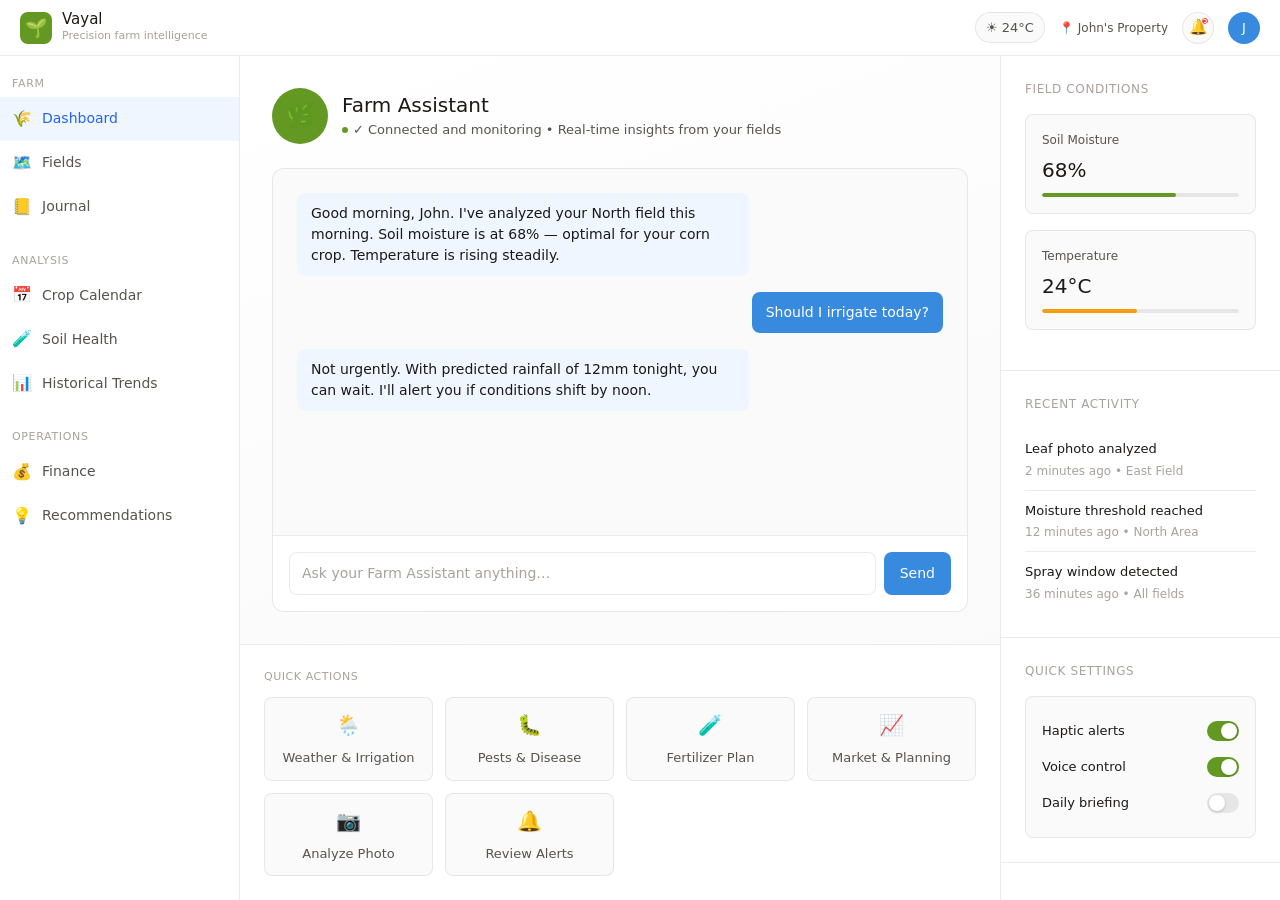
<file: frontend/agri_guide_dashboard.html>
<!DOCTYPE html>
<html lang="en">
<head>
  <meta charset="UTF-8" />
  <meta name="viewport" content="width=device-width, initial-scale=1.0" />
  <title>Vayal | Farm Intelligence Platform</title>
  <style>
    /* ─── Design Tokens ─────────────────────────────────────── */
    :root {
      /* Font */
      --font-sans: -apple-system, BlinkMacSystemFont, 'Segoe UI', system-ui, sans-serif;

      /* Surfaces */
      --surface-0: #f5f5f4;   /* page background */
      --surface-1: #ffffff;   /* card / header */
      --surface-2: #fafafa;   /* elevated panels */

      /* Text */
      --text-primary:   #1c1917;
      --text-secondary: #57534e;
      --text-muted:     #a8a29e;
      --text-accent:    #2563eb;

      /* Borders */
      --border:          rgba(0,0,0,0.08);
      --border-strong:   rgba(0,0,0,0.16);

      /* Fills */
      --fill-accent:  #378add;   /* blue */
      --fill-success: #639922;   /* green */

      /* On‑colors */
      --on-accent:  #ffffff;
      --on-success: #ffffff;

      /* Tints */
      --bg-accent-muted: #eff6ff;   /* light blue */

      /* Geometry */
      --radius: 8px;
      --header-h: 56px;
      --sidebar-w: 240px;
      --right-w: 280px;
    }

    @media (prefers-color-scheme: dark) {
      :root {
        --surface-0: #0c0a09;
        --surface-1: #1c1917;
        --surface-2: #292524;
        --text-primary:   #fafaf9;
        --text-secondary: #a8a29e;
        --text-muted:     #57534e;
        --text-accent:    #60a5fa;
        --border:          rgba(255,255,255,0.08);
        --border-strong:   rgba(255,255,255,0.16);
        --fill-accent:  #3b82f6;
        --fill-success: #7ab93b;
        --bg-accent-muted: #1e3a5f;
      }
    }

    /* ─── Reset ─────────────────────────────────────────────── */
    *, *::before, *::after { box-sizing: border-box; margin:0; padding:0; }
    html, body { height:100%; overflow:hidden; }
    body { font-family: var(--font-sans); font-size:14px; background:var(--surface-0); color:var(--text-primary); line-height:1.5; -webkit-font-smoothing:antialiased; }
    button, input { font:inherit; }
    button { cursor:pointer; border:none; outline:none; }
    input { outline:none; }

    /* ─── Layout Grid ─────────────────────────────────────── */
    .app { display:grid; grid-template-rows: var(--header-h) 1fr; grid-template-columns: var(--sidebar-w) 1fr var(--right-w); grid-template-areas:"header header header" "sidebar main right"; height:100vh; }

    .header { grid-area:header; display:flex; align-items:center; justify-content:space-between; padding:0 1.25rem; background:var(--surface-1); border-bottom:0.5px solid var(--border); position:sticky; top:0; z-index:100; }
    .header-brand { display:flex; align-items:center; gap:10px; }
    .header-logo { width:32px; height:32px; border-radius:var(--radius); background:var(--fill-success); color:var(--on-success); display:grid; place-items:center; font-size:18px; }
    .header-brand-text h1 { font-size:15px; font-weight:500; color:var(--text-primary); line-height:1.2; }
    .header-brand-text span { font-size:11px; color:var(--text-muted); display:block; }
    .header-right { display:flex; align-items:center; gap:14px; }
    .weather-widget { display:flex; align-items:center; gap:5px; font-size:13px; color:var(--text-secondary); padding:5px 10px; background:var(--surface-2); border:0.5px solid var(--border); border-radius:20px; }
    .location-badge { display:flex; align-items:center; gap:5px; font-size:12px; color:var(--text-secondary); }
    .notif-btn { position:relative; width:32px; height:32px; display:grid; place-items:center; background:var(--surface-2); border:0.5px solid var(--border); border-radius:50%; font-size:15px; color:var(--text-secondary); transition:background .15s; }
    .notif-btn:hover { background:var(--surface-0); }
    .notif-dot { position:absolute; top:4px; right:4px; width:8px; height:8px; background:#ef4444; border-radius:50%; border:1.5px solid var(--surface-1); font-size:8px; display:grid; place-items:center; color:white; font-weight:500; }
    .user-avatar { width:32px; height:32px; border-radius:50%; background:var(--fill-accent); color:var(--on-accent); display:grid; place-items:center; font-size:13px; font-weight:500; cursor:pointer; }

    /* ─── Sidebar ─────────────────────────────────────── */
    .sidebar { grid-area:sidebar; background:var(--surface-1); border-right:0.5px solid var(--border); overflow-y:auto; padding:1.25rem 0; }
    .nav-section { margin-bottom:1.5rem; }
    .nav-section-label { font-size:11px; font-weight:500; text-transform:uppercase; letter-spacing:0.06em; color:var(--text-muted); padding:0 12px; margin-bottom:4px; }
    .nav-item { display:flex; align-items:center; gap:10px; padding:10px 12px; font-size:14px; color:var(--text-secondary); cursor:pointer; transition:background .15s, color .15s; border-radius:0; }
    .nav-item:hover { background:var(--surface-2); }
    .nav-item.active { background:var(--bg-accent-muted); color:var(--text-accent); }
    .nav-icon { font-size:16px; width:20px; text-align:center; }

    /* ─── Main / Center Panel ───────────────────────────── */
    .main { grid-area:main; display:flex; flex-direction:column; background:var(--surface-0); overflow:hidden; }
    .chat-section { flex:1; display:flex; flex-direction:column; background:linear-gradient(160deg, var(--surface-1) 0%, var(--surface-2) 100%); padding:2rem; overflow:hidden; }
    .agent-header { display:flex; align-items:center; gap:14px; margin-bottom:1.5rem; }
    .agent-avatar { width:56px; height:56px; border-radius:50%; background:var(--fill-success); color:var(--on-success); display:grid; place-items:center; font-size:24px; flex-shrink:0; }
    .agent-info h2 { font-size:20px; font-weight:500; color:var(--text-primary); line-height:1.2; }
    .agent-status { font-size:13px; color:var(--text-secondary); margin-top:3px; }
    .status-dot-inline { display:inline-block; width:6px; height:6px; background:var(--fill-success); border-radius:50%; margin-right:5px; vertical-align:middle; }
    .chat-container { flex:1; display:flex; flex-direction:column; background:var(--surface-2); border:0.5px solid var(--border); border-radius:12px; overflow:hidden; min-height:0; }
    .chat-messages { flex:1; overflow-y:auto; padding:1.5rem; display:flex; flex-direction:column; gap:1rem; scroll-behavior:smooth; }
    .chat-messages::-webkit-scrollbar { width:4px; }
    .chat-messages::-webkit-scrollbar-track { background:transparent; }
    .chat-messages::-webkit-scrollbar-thumb { background:var(--border-strong); border-radius:2px; }
    .message { max-width:70%; padding:10px 14px; border-radius:var(--radius); font-size:14px; line-height:1.5; animation:slideIn .3s ease both; }
    .message.assistant { background:var(--bg-accent-muted); color:var(--text-primary); align-self:flex-start; }
    .message.user { background:var(--fill-accent); color:var(--on-accent); align-self:flex-end; }
    .chat-input-area { padding:1rem; border-top:0.5px solid var(--border); display:flex; gap:8px; background:var(--surface-1); }
    .chat-input { flex:1; padding:10px 12px; border:0.5px solid var(--border); border-radius:var(--radius); background:var(--surface-1); color:var(--text-primary); font-size:14px; transition:border-color .15s; }
    .chat-input::placeholder { color:var(--text-muted); }
    .chat-input:focus { border-color:var(--border-strong); }
    .send-btn { padding:10px 16px; background:var(--fill-accent); color:var(--on-accent); border-radius:var(--radius); font-size:14px; font-weight:500; transition:opacity .15s; white-space:nowrap; }
    .send-btn:hover { opacity:0.88; }
    .quick-actions { padding:1.5rem; background:var(--surface-1); border-top:0.5px solid var(--border); }
    .quick-actions-label { font-size:11px; font-weight:500; text-transform:uppercase; letter-spacing:0.05em; color:var(--text-muted); margin-bottom:12px; }
    .quick-actions-grid { display:grid; grid-template-columns:repeat(auto-fit, minmax(140px,1fr)); gap:12px; }
    .action-btn { background:var(--surface-2); border:0.5px solid var(--border); border-radius:var(--radius); padding:12px; display:flex; flex-direction:column; align-items:center; gap:8px; cursor:pointer; transition:background .15s, border-color .15s; color:var(--text-secondary); font-size:13px; text-align:center; }
    .action-btn:hover { background:var(--surface-1); border-color:var(--border-strong); }
    .action-icon { font-size:20px; }

    /* ─── Right Panel ───────────────────────────────────── */
    .right-panel { grid-area:right; background:var(--surface-1); border-left:0.5px solid var(--border); overflow-y:auto; }
    .right-panel::-webkit-scrollbar { width:4px; }
    .right-panel::-webkit-scrollbar-track { background:transparent; }
    .right-panel::-webkit-scrollbar-thumb { background:var(--border-strong); border-radius:2px; }
    .panel-section { padding:1.5rem; border-bottom:0.5px solid var(--border); }
    .panel-section-title { font-size:12px; font-weight:500; text-transform:uppercase; letter-spacing:0.05em; color:var(--text-muted); margin-bottom:1rem; }
    .metric-card { background:var(--surface-2); border:0.5px solid var(--border); border-radius:var(--radius); padding:1rem; margin-bottom:1rem; }
    .metric-label { font-size:12px; color:var(--text-secondary); margin-bottom:6px; }
    .metric-value { font-size:20px; font-weight:500; color:var(--text-primary); }
    .metric-bar { height:4px; background:var(--border); border-radius:2px; margin-top:8px; overflow:hidden; }
    .metric-bar-fill { height:100%; border-radius:2px; background:var(--fill-success); transition:width .6s ease; }
    .activity-item { padding:10px 0; border-bottom:0.5px solid var(--border); }
    .activity-item:last-child { border-bottom:none; }
    .activity-label { font-size:13px; font-weight:500; color:var(--text-primary); margin-bottom:3px; }
    .activity-time { font-size:12px; color:var(--text-muted); }
    .settings-card { background:var(--surface-2); border:0.5px solid var(--border); border-radius:var(--radius); padding:1rem; font-size:12px; }
    .toggle-item { display:flex; align-items:center; gap:10px; padding:8px 0; }
    .toggle-label { flex:1; color:var(--text-primary); font-size:13px; }
    .toggle { width:32px; height:20px; background:var(--border); border-radius:10px; position:relative; cursor:pointer; transition:background .15s; flex-shrink:0; }
    .toggle.active { background:var(--fill-success); }
    .toggle::after { content:''; position:absolute; width:16px; height:16px; background:white; border-radius:50%; top:2px; left:2px; transition:left .15s; box-shadow:0 1px 3px rgba(0,0,0,0.2); }
    .toggle.active::after { left:14px; }

    /* ─── Animations ─────────────────────────────────────── */
    @keyframes slideIn { from { opacity:0; transform:translateY(8px); } to { opacity:1; transform:translateY(0); } }
    .typing-indicator { display:flex; gap:4px; align-items:center; padding:10px 14px; background:var(--bg-accent-muted); border-radius:var(--radius); align-self:flex-start; }
    .typing-dot { width:6px; height:6px; background:var(--text-muted); border-radius:50%; animation:typingBounce 1.2s infinite ease-in-out; }
    .typing-dot:nth-child(2) { animation-delay:0.2s; }
    .typing-dot:nth-child(3) { animation-delay:0.4s; }
    @keyframes typingBounce { 0%,60%,100% { transform:translateY(0); } 30% { transform:translateY(-4px); } }
    .notif-panel { position:fixed; top:calc(var(--header-h) + 8px); right:1.25rem; width:300px; background:var(--surface-1); border:0.5px solid var(--border-strong); border-radius:12px; box-shadow:0 4px 24px rgba(0,0,0,0.12); z-index:200; overflow:hidden; display:none; }
    .notif-panel.open { display:block; animation:slideIn .2s ease; }
    .notif-panel-header { display:flex; align-items:center; justify-content:space-between; padding:1rem; border-bottom:0.5px solid var(--border); }
    .notif-panel-header h3 { font-size:14px; font-weight:500; }
    .notif-clear { font-size:12px; color:var(--text-accent); background:none; cursor:pointer; }
    .notif-item { padding:12px 1rem; border-bottom:0.5px solid var(--border); cursor:pointer; transition:background .15s; }
    .notif-item:last-child { border-bottom:none; }
    .notif-item:hover { background:var(--surface-2); }
    .notif-item p { font-size:13px; color:var(--text-primary); margin-bottom:2px; }
    .notif-item span { font-size:12px; color:var(--text-muted); }
  </style>
</head>
<body>
<div class="app">
  <!-- Header -->
  <header class="header">
    <div class="header-brand">
      <div class="header-logo">🌱</div>
      <div class="header-brand-text">
        <h1>Vayal</h1>
        <span>Precision farm intelligence</span>
      </div>
    </div>
    <div class="header-right">
      <div class="weather-widget">☀️ 24°C</div>
      <div class="location-badge">📍 John's Property</div>
      <button class="notif-btn" id="notifBtn" aria-label="Notifications">🔔<span class="notif-dot" id="notifDot">3</span></button>
      <div class="user-avatar" title="John">J</div>
    </div>
  </header>
  <!-- Notification Panel -->
  <div class="notif-panel" id="notifPanel">
    <div class="notif-panel-header">
      <h3>Notifications</h3>
      <button class="notif-clear" id="notifClear">Clear all</button>
    </div>
    <div class="notif-item"><p>🌧 Heavy rain expected tonight</p><span>Delay irrigation — 12mm forecast</span></div>
    <div class="notif-item"><p>📈 Rice price up +3.2%</p><span>Good time to consider selling stock</span></div>
    <div class="notif-item"><p>🌱 Top‑dress nitrogen in 3 days</p><span>Wheat field B needs application</span></div>
  </div>
  <!-- Sidebar -->
  <aside class="sidebar">
    <div class="nav-section">
      <div class="nav-section-label">FARM</div>
      <div class="nav-item active" data-section="dashboard"><span class="nav-icon">🌾</span>Dashboard</div>
      <div class="nav-item" data-section="fields"><span class="nav-icon">🗺️</span>Fields</div>
      <div class="nav-item" data-section="journal"><span class="nav-icon">📒</span>Journal</div>
    </div>
    <div class="nav-section">
      <div class="nav-section-label">ANALYSIS</div>
      <div class="nav-item" data-section="calendar"><span class="nav-icon">📅</span>Crop Calendar</div>
      <div class="nav-item" data-section="soil"><span class="nav-icon">🧪</span>Soil Health</div>
      <div class="nav-item" data-section="trends"><span class="nav-icon">📊</span>Historical Trends</div>
    </div>
    <div class="nav-section">
      <div class="nav-section-label">OPERATIONS</div>
      <div class="nav-item" data-section="finance"><span class="nav-icon">💰</span>Finance</div>
      <div class="nav-item" data-section="recommendations"><span class="nav-icon">💡</span>Recommendations</div>
    </div>
  </aside>
  <!-- Main (Center) -->
  <main class="main">
    <div class="chat-section">
      <div class="agent-header">
        <div class="agent-avatar">🌿</div>
        <div class="agent-info">
          <h2>Farm Assistant</h2>
          <div class="agent-status"><span class="status-dot-inline"></span>✓ Connected and monitoring • Real-time insights from your fields</div>
        </div>
      </div>
      <div class="chat-container">
        <div class="chat-messages" id="chatMessages">
          <div class="message assistant">Good morning, John. I've analyzed your North field this morning. Soil moisture is at 68% — optimal for your corn crop. Temperature is rising steadily.</div>
          <div class="message user">Should I irrigate today?</div>
          <div class="message assistant">Not urgently. With predicted rainfall of 12mm tonight, you can wait. I'll alert you if conditions shift by noon.</div>
        </div>
        <div class="chat-input-area">
          <input class="chat-input" id="chatInput" type="text" placeholder="Ask your Farm Assistant anything…" autocomplete="off" />
          <button class="send-btn" id="sendBtn">Send</button>
        </div>
      </div>
    </div>
    <div class="quick-actions">
      <div class="quick-actions-label">Quick Actions</div>
      <div class="quick-actions-grid">
        <button class="action-btn" data-prompt="What should I know about weather and irrigation today?"><span class="action-icon">🌦️</span><span>Weather &amp; Irrigation</span></button>
        <button class="action-btn" data-prompt="Are there any pests or diseases I should watch for?"><span class="action-icon">🐛</span><span>Pests &amp; Disease</span></button>
        <button class="action-btn" data-prompt="What's my recommended fertilizer plan for this week?"><span class="action-icon">🧪</span><span>Fertilizer Plan</span></button>
        <button class="action-btn" data-prompt="What are today's crop market prices in my region?"><span class="action-icon">📈</span><span>Market &amp; Planning</span></button>
        <button class="action-btn" data-prompt="I want to analyze a photo of my crop for diagnosis."><span class="action-icon">📷</span><span>Analyze Photo</span></button>
        <button class="action-btn" data-prompt="Show me all active alerts for my fields."><span class="action-icon">🔔</span><span>Review Alerts</span></button>
      </div>
    </div>
  </main>
  <!-- Right Panel -->
  <aside class="right-panel">
    <div class="panel-section">
      <div class="panel-section-title">Field Conditions</div>
      <div class="metric-card">
        <div class="metric-label">Soil Moisture</div>
        <div class="metric-value">68%</div>
        <div class="metric-bar"><div class="metric-bar-fill" style="width:68%"></div></div>
      </div>
      <div class="metric-card">
        <div class="metric-label">Temperature</div>
        <div class="metric-value">24°C</div>
        <div class="metric-bar"><div class="metric-bar-fill" style="width:48%; background:#f59e0b;"></div></div>
      </div>
    </div>
    <div class="panel-section">
      <div class="panel-section-title">Recent Activity</div>
      <div class="activity-item"><div class="activity-label">Leaf photo analyzed</div><div class="activity-time">2 minutes ago • East Field</div></div>
      <div class="activity-item"><div class="activity-label">Moisture threshold reached</div><div class="activity-time">12 minutes ago • North Area</div></div>
      <div class="activity-item"><div class="activity-label">Spray window detected</div><div class="activity-time">36 minutes ago • All fields</div></div>
    </div>
    <div class="panel-section">
      <div class="panel-section-title">Quick Settings</div>
      <div class="settings-card">
        <div class="toggle-item"><span class="toggle-label">Haptic alerts</span><div class="toggle active" id="toggle-haptic"></div></div>
        <div class="toggle-item"><span class="toggle-label">Voice control</span><div class="toggle active" id="toggle-voice"></div></div>
        <div class="toggle-item"><span class="toggle-label">Daily briefing</span><div class="toggle" id="toggle-briefing"></div></div>
      </div>
    </div>
  </aside>
</div>
<script>
  // ------- Mock AI response logic -------
  const responses = {
    weather: "Current forecast shows clear skies until 6 PM, then 12 mm rainfall overnight. Ideal for spraying this afternoon.",
    irrig:   "Soil moisture is 68 % — optimal for corn. With tonight's 12 mm rain you can wait; I’ll alert you if conditions change.",
    pest:    "Pest pressure low overall, but aphids are rising in the East Field. Recommend scouting before Thursday.",
    fertil:  "North Field needs a top‑dress of 30 kg/ha urea within 5 days. South Field is adequate until harvest.",
    market:  "Rice ₹2,340/quintal (↑3.2 %), Wheat ₹2,105/quintal (stable), Corn ₹1,870/quintal (↓0.8 %).",
    photo:   "Upload a crop image and I’ll diagnose any nutrient deficiencies or disease signs.",
    alert:   "3 active alerts: (1) Rain tonight – delay irrigation. (2) Aphid watch – East Field. (3) Nitrogen due in 3 days – Wheat B.",
    default: "I’m analyzing your farm data. Could you give me a bit more detail?"
  };
  function getResponse(text){
    const t=text.toLowerCase();
    if(t.includes('weather')||t.includes('rain')||t.includes('forecast'))return responses.weather;
    if(t.includes('irrig'))return responses.irrig;
    if(t.includes('pest')||t.includes('disease')||t.includes('aphid'))return responses.pest;
    if(t.includes('fertil')||t.includes('nitrogen')||t.includes('nutrient'))return responses.fertil;
    if(t.includes('market')||t.includes('price')||t.includes('sell'))return responses.market;
    if(t.includes('photo')||t.includes('image')||t.includes('analyze'))return responses.photo;
    if(t.includes('alert')||t.includes('notif'))return responses.alert;
    return responses.default;
  }
  const chatMessages=document.getElementById('chatMessages');
  const chatInput=document.getElementById('chatInput');
  const sendBtn=document.getElementById('sendBtn');
  function createMsg(txt,role){const d=document.createElement('div');d.className='message '+role;d.textContent=txt;return d;}
  function addTyping(){const d=document.createElement('div');d.className='typing-indicator';d.id='typing';for(let i=0;i<3;i++){const s=document.createElement('span');s.className='typing-dot';d.appendChild(s);}chatMessages.appendChild(d);chatMessages.scrollTop=chatMessages.scrollHeight;return d;}
  function sendMessage(){const txt=chatInput.value.trim();if(!txt)return;chatMessages.appendChild(createMsg(txt,'user'));chatInput.value='';chatMessages.scrollTop=chatMessages.scrollHeight;const typing=addTyping();setTimeout(()=>{typing.remove();chatMessages.appendChild(createMsg(getResponse(txt),'assistant'));chatMessages.scrollTop=chatMessages.scrollHeight;},600);}
  sendBtn.addEventListener('click',sendMessage);
  chatInput.addEventListener('keydown',e=>{if(e.key==='Enter'&&!e.shiftKey){e.preventDefault();sendMessage();}});
  // Quick actions
  document.querySelectorAll('.action-btn').forEach(b=>{b.addEventListener('click',()=>{chatInput.value=b.dataset.prompt;chatInput.focus();sendMessage();});});
  // Navigation
  document.querySelectorAll('.nav-item').forEach(i=>{i.addEventListener('click',()=>{document.querySelectorAll('.nav-item').forEach(j=>j.classList.remove('active'));i.classList.add('active');});});
  // Toggles
  document.querySelectorAll('.toggle').forEach(t=>{t.addEventListener('click',()=>t.classList.toggle('active'));});
  // Notifications
  const notifBtn=document.getElementById('notifBtn');
  const notifPanel=document.getElementById('notifPanel');
  const notifDot=document.getElementById('notifDot');
  const notifClear=document.getElementById('notifClear');
  notifBtn.addEventListener('click',e=>{e.stopPropagation();notifPanel.classList.toggle('open');});
  notifClear.addEventListener('click',()=>{notifPanel.querySelectorAll('.notif-item').forEach(i=>i.remove());notifDot.style.display='none';notifPanel.classList.remove('open');});
  document.addEventListener('click',e=>{if(!notifPanel.contains(e.target)&&e.target!==notifBtn){notifPanel.classList.remove('open');}});
</script>
</body>
</html>
</file>
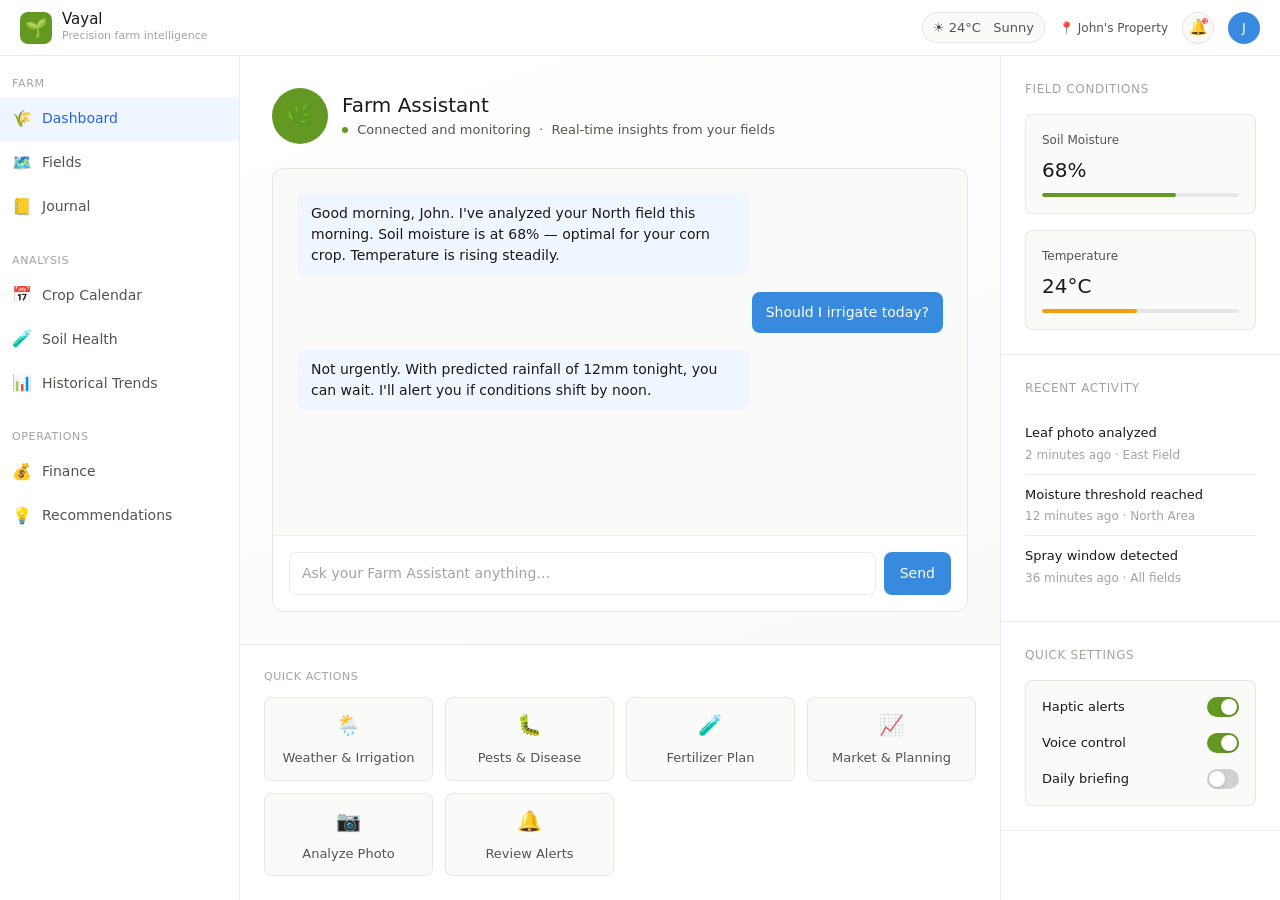
<file: frontend/agriguide.html>
<!DOCTYPE html>
<html lang="en">
<head>
  <meta charset="UTF-8" />
  <meta name="viewport" content="width=device-width, initial-scale=1.0" />
  <title>Vayal | Farm Intelligence Platform</title>
  <style>
    /* ─── Design Tokens ───────────────────────────────────────────── */
    :root {
      --font-sans: -apple-system, BlinkMacSystemFont, 'Segoe UI', system-ui, sans-serif;

      /* Surfaces */
      --surface-0: #f5f5f4;
      --surface-1: #ffffff;
      --surface-2: #fafaf9;

      /* Text */
      --text-primary:   #1c1917;
      --text-secondary: #57534e;
      --text-muted:     #a8a29e;
      --text-accent:    #2563eb;

      /* Borders */
      --border:         rgba(0,0,0,0.08);
      --border-strong:  rgba(0,0,0,0.16);
      --border-stronger:rgba(0,0,0,0.24);

      /* Fills */
      --fill-accent:   #378ADD;
      --fill-success:  #639922;

      /* On-colors */
      --on-accent:  #ffffff;
      --on-success: #ffffff;

      /* Tints */
      --bg-accent-muted: #eff6ff;

      /* Misc */
      --radius: 8px;
      --header-h: 56px;
      --sidebar-w: 240px;
      --right-w: 280px;
    }

    @media (prefers-color-scheme: dark) {
      :root {
        --surface-0: #0c0a09;
        --surface-1: #1c1917;
        --surface-2: #292524;

        --text-primary:   #fafaf9;
        --text-secondary: #a8a29e;
        --text-muted:     #57534e;
        --text-accent:    #60a5fa;

        --border:         rgba(255,255,255,0.08);
        --border-strong:  rgba(255,255,255,0.16);
        --border-stronger:rgba(255,255,255,0.24);

        --fill-accent:   #3b82f6;
        --fill-success:  #7ab93b;

        --bg-accent-muted: #1e3a5f;
      }
    }

    /* ─── Reset ───────────────────────────────────────────────────── */
    *, *::before, *::after { box-sizing: border-box; margin: 0; padding: 0; }
    html, body { height: 100%; overflow: hidden; }
    body {
      font-family: var(--font-sans);
      font-size: 14px;
      color: var(--text-primary);
      background: var(--surface-0);
      line-height: 1.5;
      -webkit-font-smoothing: antialiased;
    }

    button { cursor: pointer; border: none; outline: none; font: inherit; }
    input  { outline: none; font: inherit; }

    /* ─── App Shell ───────────────────────────────────────────────── */
    .app {
      display: grid;
      grid-template-rows: var(--header-h) 1fr;
      grid-template-columns: var(--sidebar-w) 1fr var(--right-w);
      grid-template-areas:
        "header header header"
        "sidebar main right";
      height: 100vh;
    }

    /* ─── Header ──────────────────────────────────────────────────── */
    .header {
      grid-area: header;
      display: flex;
      align-items: center;
      justify-content: space-between;
      padding: 0 1.25rem;
      background: var(--surface-1);
      border-bottom: 0.5px solid var(--border);
      position: sticky;
      top: 0;
      z-index: 100;
    }

    .header-brand {
      display: flex;
      align-items: center;
      gap: 10px;
    }

    .header-logo {
      width: 32px;
      height: 32px;
      border-radius: var(--radius);
      background: var(--fill-success);
      color: var(--on-success);
      display: grid;
      place-items: center;
      font-size: 18px;
    }

    .header-brand-text h1 {
      font-size: 15px;
      font-weight: 500;
      color: var(--text-primary);
      line-height: 1.2;
    }

    .header-brand-text span {
      font-size: 11px;
      color: var(--text-muted);
      display: block;
    }

    .header-right {
      display: flex;
      align-items: center;
      gap: 14px;
    }

    .weather-widget {
      display: flex;
      align-items: center;
      gap: 5px;
      font-size: 13px;
      color: var(--text-secondary);
      padding: 5px 10px;
      background: var(--surface-2);
      border: 0.5px solid var(--border);
      border-radius: 20px;
    }

    .location-badge {
      display: flex;
      align-items: center;
      gap: 5px;
      font-size: 12px;
      color: var(--text-secondary);
    }

    .notif-btn {
      position: relative;
      width: 32px;
      height: 32px;
      display: grid;
      place-items: center;
      background: var(--surface-2);
      border: 0.5px solid var(--border);
      border-radius: 50%;
      font-size: 15px;
      color: var(--text-secondary);
      transition: background 0.15s;
    }

    .notif-btn:hover { background: var(--surface-0); }

    .notif-dot {
      position: absolute;
      top: 4px;
      right: 4px;
      width: 8px;
      height: 8px;
      background: #ef4444;
      border-radius: 50%;
      border: 1.5px solid var(--surface-1);
      font-size: 8px;
      display: grid;
      place-items: center;
      color: white;
      font-weight: 500;
    }

    .user-avatar {
      width: 32px;
      height: 32px;
      border-radius: 50%;
      background: var(--fill-accent);
      color: var(--on-accent);
      display: grid;
      place-items: center;
      font-size: 13px;
      font-weight: 500;
      cursor: pointer;
    }

    /* ─── Sidebar ──────────────────────────────────────────────────── */
    .sidebar {
      grid-area: sidebar;
      background: var(--surface-1);
      border-right: 0.5px solid var(--border);
      overflow-y: auto;
      padding: 1.25rem 0;
    }

    .nav-section {
      margin-bottom: 1.5rem;
    }

    .nav-section-label {
      font-size: 11px;
      font-weight: 500;
      text-transform: uppercase;
      letter-spacing: 0.06em;
      color: var(--text-muted);
      padding: 0 12px;
      margin-bottom: 4px;
    }

    .nav-item {
      display: flex;
      align-items: center;
      gap: 10px;
      padding: 10px 12px;
      font-size: 14px;
      color: var(--text-secondary);
      cursor: pointer;
      transition: background 0.15s, color 0.15s;
      border-radius: 0;
      user-select: none;
    }

    .nav-item:hover {
      background: var(--surface-2);
    }

    .nav-item.active {
      background: var(--bg-accent-muted);
      color: var(--text-accent);
    }

    .nav-icon {
      font-size: 16px;
      width: 20px;
      text-align: center;
    }

    /* ─── Main / Center Panel ─────────────────────────────────────── */
    .main {
      grid-area: main;
      display: flex;
      flex-direction: column;
      background: var(--surface-0);
      overflow: hidden;
    }

    /* Chat section */
    .chat-section {
      flex: 1;
      display: flex;
      flex-direction: column;
      background: linear-gradient(160deg, var(--surface-1) 0%, var(--surface-2) 100%);
      padding: 2rem;
      overflow: hidden;
    }

    .agent-header {
      display: flex;
      align-items: center;
      gap: 14px;
      margin-bottom: 1.5rem;
    }

    .agent-avatar {
      width: 56px;
      height: 56px;
      border-radius: 50%;
      background: var(--fill-success);
      color: var(--on-success);
      display: grid;
      place-items: center;
      font-size: 24px;
      flex-shrink: 0;
    }

    .agent-info h2 {
      font-size: 20px;
      font-weight: 500;
      color: var(--text-primary);
      line-height: 1.2;
    }

    .agent-status {
      font-size: 13px;
      color: var(--text-secondary);
      margin-top: 3px;
    }

    .status-dot-inline {
      display: inline-block;
      width: 6px;
      height: 6px;
      background: var(--fill-success);
      border-radius: 50%;
      margin-right: 5px;
      vertical-align: middle;
    }

    /* Chat container */
    .chat-container {
      flex: 1;
      display: flex;
      flex-direction: column;
      background: var(--surface-2);
      border: 0.5px solid var(--border);
      border-radius: 12px;
      overflow: hidden;
      min-height: 0;
    }

    .chat-messages {
      flex: 1;
      overflow-y: auto;
      padding: 1.5rem;
      display: flex;
      flex-direction: column;
      gap: 1rem;
      scroll-behavior: smooth;
    }

    .chat-messages::-webkit-scrollbar { width: 4px; }
    .chat-messages::-webkit-scrollbar-track { background: transparent; }
    .chat-messages::-webkit-scrollbar-thumb { background: var(--border-strong); border-radius: 2px; }

    .message {
      max-width: 70%;
      padding: 10px 14px;
      border-radius: var(--radius);
      font-size: 14px;
      line-height: 1.5;
    }

    .message.assistant {
      background: var(--bg-accent-muted);
      color: var(--text-primary);
      align-self: flex-start;
    }

    .message.user {
      background: var(--fill-accent);
      color: var(--on-accent);
      align-self: flex-end;
    }

    /* Chat input area */
    .chat-input-area {
      padding: 1rem;
      border-top: 0.5px solid var(--border);
      display: flex;
      gap: 8px;
      background: var(--surface-1);
    }

    .chat-input {
      flex: 1;
      padding: 10px 12px;
      border: 0.5px solid var(--border);
      border-radius: var(--radius);
      background: var(--surface-1);
      color: var(--text-primary);
      font-size: 14px;
      transition: border-color 0.15s;
    }

    .chat-input::placeholder { color: var(--text-muted); }
    .chat-input:focus { border-color: var(--border-strong); }

    .send-btn {
      padding: 10px 16px;
      background: var(--fill-accent);
      color: var(--on-accent);
      border-radius: var(--radius);
      font-size: 14px;
      font-weight: 500;
      transition: opacity 0.15s;
      white-space: nowrap;
    }

    .send-btn:hover { opacity: 0.88; }

    /* Quick actions */
    .quick-actions {
      padding: 1.5rem;
      background: var(--surface-1);
      border-top: 0.5px solid var(--border);
    }

    .quick-actions-label {
      font-size: 11px;
      font-weight: 500;
      text-transform: uppercase;
      letter-spacing: 0.05em;
      color: var(--text-muted);
      margin-bottom: 12px;
    }

    .quick-actions-grid {
      display: grid;
      grid-template-columns: repeat(auto-fit, minmax(140px, 1fr));
      gap: 12px;
    }

    .action-btn {
      background: var(--surface-2);
      border: 0.5px solid var(--border);
      border-radius: var(--radius);
      padding: 12px;
      display: flex;
      flex-direction: column;
      align-items: center;
      gap: 8px;
      cursor: pointer;
      transition: background 0.15s, border-color 0.15s;
      color: var(--text-secondary);
      font-size: 13px;
      font-weight: 400;
      text-align: center;
    }

    .action-btn:hover {
      background: var(--surface-0);
      border-color: var(--border-strong);
    }

    .action-icon { font-size: 20px; }

    /* ─── Right Panel ──────────────────────────────────────────────── */
    .right-panel {
      grid-area: right;
      background: var(--surface-1);
      border-left: 0.5px solid var(--border);
      overflow-y: auto;
    }

    .right-panel::-webkit-scrollbar { width: 4px; }
    .right-panel::-webkit-scrollbar-track { background: transparent; }
    .right-panel::-webkit-scrollbar-thumb { background: var(--border-strong); border-radius: 2px; }

    .panel-section {
      padding: 1.5rem;
      border-bottom: 0.5px solid var(--border);
    }

    .panel-section-title {
      font-size: 12px;
      font-weight: 500;
      text-transform: uppercase;
      letter-spacing: 0.05em;
      color: var(--text-muted);
      margin-bottom: 1rem;
    }

    /* Metric cards */
    .metric-card {
      background: var(--surface-2);
      border: 0.5px solid var(--border);
      border-radius: var(--radius);
      padding: 1rem;
      margin-bottom: 1rem;
    }

    .metric-card:last-child { margin-bottom: 0; }

    .metric-label {
      font-size: 12px;
      color: var(--text-secondary);
      margin-bottom: 6px;
    }

    .metric-value {
      font-size: 20px;
      font-weight: 500;
      color: var(--text-primary);
    }

    .metric-bar {
      height: 4px;
      background: var(--border);
      border-radius: 2px;
      margin-top: 8px;
      overflow: hidden;
    }

    .metric-bar-fill {
      height: 100%;
      border-radius: 2px;
      background: var(--fill-success);
      transition: width 0.6s ease;
    }

    /* Activity items */
    .activity-item {
      padding: 10px 0;
      border-bottom: 0.5px solid var(--border);
    }

    .activity-item:last-child { border-bottom: none; }

    .activity-label {
      font-size: 13px;
      font-weight: 500;
      color: var(--text-primary);
      margin-bottom: 3px;
    }

    .activity-time {
      font-size: 12px;
      color: var(--text-muted);
    }

    /* Toggles */
    .settings-card {
      background: var(--surface-2);
      border: 0.5px solid var(--border);
      border-radius: var(--radius);
      padding: 1rem;
      font-size: 12px;
    }

    .toggle-item {
      display: flex;
      align-items: center;
      gap: 10px;
      padding: 8px 0;
    }

    .toggle-item:first-child { padding-top: 0; }
    .toggle-item:last-child  { padding-bottom: 0; }

    .toggle-label {
      flex: 1;
      color: var(--text-primary);
      font-size: 13px;
    }

    .toggle {
      width: 32px;
      height: 20px;
      background: var(--border-strong);
      border-radius: 10px;
      position: relative;
      cursor: pointer;
      transition: background 0.15s;
      flex-shrink: 0;
    }

    .toggle.active { background: var(--fill-success); }

    .toggle::after {
      content: '';
      position: absolute;
      width: 16px;
      height: 16px;
      background: white;
      border-radius: 50%;
      top: 2px;
      left: 2px;
      transition: left 0.15s;
      box-shadow: 0 1px 3px rgba(0,0,0,0.2);
    }

    .toggle.active::after { left: 14px; }

    /* ─── Message Animation ────────────────────────────────────────── */
    @keyframes slideIn {
      from { opacity: 0; transform: translateY(8px); }
      to   { opacity: 1; transform: translateY(0); }
    }

    .message { animation: slideIn 0.3s ease both; }

    /* ─── Typing Indicator ─────────────────────────────────────────── */
    .typing-indicator {
      display: flex;
      gap: 4px;
      align-items: center;
      padding: 10px 14px;
      background: var(--bg-accent-muted);
      border-radius: var(--radius);
      align-self: flex-start;
    }

    .typing-dot {
      width: 6px;
      height: 6px;
      background: var(--text-muted);
      border-radius: 50%;
      animation: typingBounce 1.2s infinite ease-in-out;
    }

    .typing-dot:nth-child(2) { animation-delay: 0.2s; }
    .typing-dot:nth-child(3) { animation-delay: 0.4s; }

    @keyframes typingBounce {
      0%, 60%, 100% { transform: translateY(0); }
      30% { transform: translateY(-4px); }
    }

    /* ─── Notification Panel ───────────────────────────────────────── */
    .notif-panel {
      position: fixed;
      top: calc(var(--header-h) + 8px);
      right: 1.25rem;
      width: 300px;
      background: var(--surface-1);
      border: 0.5px solid var(--border-strong);
      border-radius: 12px;
      box-shadow: 0 4px 24px rgba(0,0,0,0.12);
      z-index: 200;
      overflow: hidden;
      display: none;
    }

    .notif-panel.open { display: block; animation: slideIn 0.2s ease; }

    .notif-panel-header {
      display: flex;
      align-items: center;
      justify-content: space-between;
      padding: 1rem;
      border-bottom: 0.5px solid var(--border);
    }

    .notif-panel-header h3 { font-size: 14px; font-weight: 500; }

    .notif-clear {
      font-size: 12px;
      color: var(--text-accent);
      background: none;
      cursor: pointer;
    }

    .notif-item {
      padding: 12px 1rem;
      border-bottom: 0.5px solid var(--border);
      cursor: pointer;
      transition: background 0.15s;
    }

    .notif-item:last-child { border-bottom: none; }
    .notif-item:hover { background: var(--surface-2); }

    .notif-item p { font-size: 13px; color: var(--text-primary); margin-bottom: 2px; }
    .notif-item span { font-size: 12px; color: var(--text-muted); }
  </style>
</head>
<body>

<div class="app">

  <!-- ─── Header ────────────────────────────────────────────────── -->
  <header class="header">
    <div class="header-brand">
      <div class="header-logo">🌱</div>
      <div class="header-brand-text">
        <h1>Vayal</h1>
        <span>Precision farm intelligence</span>
      </div>
    </div>

    <div class="header-right">
      <div class="weather-widget">☀️ 24°C &nbsp; Sunny</div>
      <div class="location-badge">📍 John's Property</div>

      <button class="notif-btn" id="notifBtn" aria-label="Notifications">
        🔔
        <span class="notif-dot" id="notifDot">3</span>
      </button>

      <div class="user-avatar" title="John">J</div>
    </div>
  </header>

  <!-- Notification Panel -->
  <div class="notif-panel" id="notifPanel">
    <div class="notif-panel-header">
      <h3>Notifications</h3>
      <button class="notif-clear" id="notifClear">Clear all</button>
    </div>
    <div class="notif-item">
      <p>🌧 Heavy rain expected tonight</p>
      <span>Delay irrigation — 12mm forecast</span>
    </div>
    <div class="notif-item">
      <p>📈 Rice price up +3.2%</p>
      <span>Good time to consider selling stock</span>
    </div>
    <div class="notif-item">
      <p>🌱 Top-dress nitrogen in 3 days</p>
      <span>Wheat field B needs application</span>
    </div>
  </div>

  <!-- ─── Left Sidebar ──────────────────────────────────────────── -->
  <aside class="sidebar">

    <div class="nav-section">
      <div class="nav-section-label">Farm</div>
      <div class="nav-item active" data-section="dashboard">
        <span class="nav-icon">🌾</span> Dashboard
      </div>
      <div class="nav-item" data-section="fields">
        <span class="nav-icon">🗺️</span> Fields
      </div>
      <div class="nav-item" data-section="journal">
        <span class="nav-icon">📒</span> Journal
      </div>
    </div>

    <div class="nav-section">
      <div class="nav-section-label">Analysis</div>
      <div class="nav-item" data-section="calendar">
        <span class="nav-icon">📅</span> Crop Calendar
      </div>
      <div class="nav-item" data-section="soil">
        <span class="nav-icon">🧪</span> Soil Health
      </div>
      <div class="nav-item" data-section="trends">
        <span class="nav-icon">📊</span> Historical Trends
      </div>
    </div>

    <div class="nav-section">
      <div class="nav-section-label">Operations</div>
      <div class="nav-item" data-section="finance">
        <span class="nav-icon">💰</span> Finance
      </div>
      <div class="nav-item" data-section="recommendations">
        <span class="nav-icon">💡</span> Recommendations
      </div>
    </div>

  </aside>

  <!-- ─── Center Panel ──────────────────────────────────────────── -->
  <main class="main">

    <!-- Chat Section -->
    <div class="chat-section">

      <!-- Agent Header -->
      <div class="agent-header">
        <div class="agent-avatar">🌿</div>
        <div class="agent-info">
          <h2>Farm Assistant</h2>
          <div class="agent-status">
            <span class="status-dot-inline"></span>
            Connected and monitoring &nbsp;·&nbsp; Real-time insights from your fields
          </div>
        </div>
      </div>

      <!-- Chat Container -->
      <div class="chat-container">

        <div class="chat-messages" id="chatMessages">

          <div class="message assistant">
            Good morning, John. I've analyzed your North field this morning. Soil moisture is at 68% — optimal for your corn crop. Temperature is rising steadily.
          </div>

          <div class="message user">
            Should I irrigate today?
          </div>

          <div class="message assistant">
            Not urgently. With predicted rainfall of 12mm tonight, you can wait. I'll alert you if conditions shift by noon.
          </div>

        </div>

        <div class="chat-input-area">
          <input
            class="chat-input"
            id="chatInput"
            type="text"
            placeholder="Ask your Farm Assistant anything…"
            autocomplete="off"
          />
          <button class="send-btn" id="sendBtn">Send</button>
        </div>

      </div>
    </div>

    <!-- Quick Actions -->
    <div class="quick-actions">
      <div class="quick-actions-label">Quick Actions</div>
      <div class="quick-actions-grid">
        <button class="action-btn" data-prompt="What should I know about weather and irrigation today?">
          <span class="action-icon">🌦️</span>
          <span>Weather &amp; Irrigation</span>
        </button>
        <button class="action-btn" data-prompt="Are there any pests or diseases I should watch for?">
          <span class="action-icon">🐛</span>
          <span>Pests &amp; Disease</span>
        </button>
        <button class="action-btn" data-prompt="What's my recommended fertilizer plan for this week?">
          <span class="action-icon">🧪</span>
          <span>Fertilizer Plan</span>
        </button>
        <button class="action-btn" data-prompt="What are today's crop market prices in my region?">
          <span class="action-icon">📈</span>
          <span>Market &amp; Planning</span>
        </button>
        <button class="action-btn" data-prompt="I want to analyze a photo of my crop for diagnosis.">
          <span class="action-icon">📷</span>
          <span>Analyze Photo</span>
        </button>
        <button class="action-btn" data-prompt="Show me all active alerts for my fields.">
          <span class="action-icon">🔔</span>
          <span>Review Alerts</span>
        </button>
      </div>
    </div>

  </main>

  <!-- ─── Right Panel ───────────────────────────────────────────── -->
  <aside class="right-panel">

    <!-- Field Conditions -->
    <div class="panel-section">
      <div class="panel-section-title">Field Conditions</div>

      <div class="metric-card">
        <div class="metric-label">Soil Moisture</div>
        <div class="metric-value">68%</div>
        <div class="metric-bar">
          <div class="metric-bar-fill" style="width: 68%"></div>
        </div>
      </div>

      <div class="metric-card">
        <div class="metric-label">Temperature</div>
        <div class="metric-value">24°C</div>
        <div class="metric-bar">
          <div class="metric-bar-fill" style="width: 48%; background: #f59e0b;"></div>
        </div>
      </div>
    </div>

    <!-- Recent Activity -->
    <div class="panel-section">
      <div class="panel-section-title">Recent Activity</div>

      <div class="activity-item">
        <div class="activity-label">Leaf photo analyzed</div>
        <div class="activity-time">2 minutes ago · East Field</div>
      </div>
      <div class="activity-item">
        <div class="activity-label">Moisture threshold reached</div>
        <div class="activity-time">12 minutes ago · North Area</div>
      </div>
      <div class="activity-item">
        <div class="activity-label">Spray window detected</div>
        <div class="activity-time">36 minutes ago · All fields</div>
      </div>
    </div>

    <!-- Quick Settings -->
    <div class="panel-section">
      <div class="panel-section-title">Quick Settings</div>

      <div class="settings-card">
        <div class="toggle-item">
          <span class="toggle-label">Haptic alerts</span>
          <div class="toggle active" id="toggle-haptic"></div>
        </div>
        <div class="toggle-item">
          <span class="toggle-label">Voice control</span>
          <div class="toggle active" id="toggle-voice"></div>
        </div>
        <div class="toggle-item">
          <span class="toggle-label">Daily briefing</span>
          <div class="toggle" id="toggle-briefing"></div>
        </div>
      </div>
    </div>

  </aside>

</div>

<script>
  /* ─── Smart AI Responses ────────────────────────────────────────── */
  const responses = {
    weather:     "Current forecast shows clear skies until 6 PM, then 12mm rainfall overnight. Wind speed is 14 km/h from the north-west. Ideal conditions for spraying this afternoon.",
    irrigat:     "Your soil moisture is at 68% — within the optimal 60–80% range for corn. With tonight's rainfall expected at 12mm, irrigation can wait until tomorrow morning.",
    pest:        "Pest pressure is currently low across all fields. However, aphid activity has increased in the East Field. I recommend a scouting check before Thursday.",
    fertiliz:    "Based on your soil test from last week, North Field needs a top-dress of 30 kg/ha urea within the next 5 days. South Field is fully adequate until harvest.",
    market:      "Today's prices: Rice ₹2,340/quintal (↑3.2%), Wheat ₹2,105/quintal (stable), Corn ₹1,870/quintal (↓0.8%). Rice prices favor selling this week.",
    photo:       "I'm ready to analyze your crop photo. Please upload an image and I'll diagnose any visible nutrient deficiencies, pest damage, or disease signs.",
    alert:       "You have 3 active alerts: (1) Rain forecast tonight — delay irrigation. (2) Aphid watch on East Field. (3) Nitrogen application due in 3 days on Wheat B.",
    soil:        "North Field soil health: pH 6.4 (optimal), organic matter 3.1% (good), nitrogen 42 kg/ha (adequate). No corrective action needed this season.",
    harvest:     "Based on crop age and weather patterns, your North corn field is 18–22 days from optimal harvest. I'll send a harvest readiness alert as you get closer.",
    default:     "I'm analyzing your farm data right now. Could you give me a bit more detail so I can provide the most accurate recommendation for your fields?"
  };

  function getResponse(text) {
    const t = text.toLowerCase();
    if (t.includes("weather") || t.includes("rain") || t.includes("forecast")) return responses.weather;
    if (t.includes("irrig"))        return responses.irrigat;
    if (t.includes("pest") || t.includes("disease") || t.includes("aphid")) return responses.pest;
    if (t.includes("fertiliz") || t.includes("nitrogen") || t.includes("nutrient")) return responses.fertiliz;
    if (t.includes("market") || t.includes("price") || t.includes("sell")) return responses.market;
    if (t.includes("photo") || t.includes("image") || t.includes("analyze")) return responses.photo;
    if (t.includes("alert") || t.includes("notif")) return responses.alert;
    if (t.includes("soil") || t.includes("ph") || t.includes("moisture")) return responses.soil;
    if (t.includes("harvest") || t.includes("ready")) return responses.harvest;
    return responses.default;
  }

  /* ─── Chat Logic ─────────────────────────────────────────────────── */
  const chatMessages = document.getElementById("chatMessages");
  const chatInput    = document.getElementById("chatInput");
  const sendBtn      = document.getElementById("sendBtn");

  function createMessage(text, role) {
    const div = document.createElement("div");
    div.className = `message ${role}`;
    div.textContent = text;
    return div;
  }

  function createTypingIndicator() {
    const div = document.createElement("div");
    div.className = "typing-indicator";
    div.id = "typing";
    for (let i = 0; i < 3; i++) {
      const dot = document.createElement("span");
      dot.className = "typing-dot";
      div.appendChild(dot);
    }
    return div;
  }

  function scrollToBottom() {
    chatMessages.scrollTo({ top: chatMessages.scrollHeight, behavior: "smooth" });
  }

  function sendMessage() {
    const text = chatInput.value.trim();
    if (!text) return;

    // Add user message
    chatMessages.appendChild(createMessage(text, "user"));
    chatInput.value = "";
    scrollToBottom();

    // Show typing indicator
    const typing = createTypingIndicator();
    chatMessages.appendChild(typing);
    scrollToBottom();

    // Add assistant response after delay
    setTimeout(() => {
      typing.remove();
      chatMessages.appendChild(createMessage(getResponse(text), "assistant"));
      scrollToBottom();
    }, 600);
  }

  sendBtn.addEventListener("click", sendMessage);
  chatInput.addEventListener("keydown", (e) => {
    if (e.key === "Enter" && !e.shiftKey) { e.preventDefault(); sendMessage(); }
  });

  /* Quick action buttons */
  document.querySelectorAll(".action-btn").forEach(btn => {
    btn.addEventListener("click", () => {
      chatInput.value = btn.dataset.prompt;
      chatInput.focus();
      sendMessage();
    });
  });

  /* ─── Navigation ─────────────────────────────────────────────────── */
  document.querySelectorAll(".nav-item").forEach(item => {
    item.addEventListener("click", () => {
      document.querySelectorAll(".nav-item").forEach(i => i.classList.remove("active"));
      item.classList.add("active");
    });
  });

  /* ─── Toggles ─────────────────────────────────────────────────────── */
  document.querySelectorAll(".toggle").forEach(toggle => {
    toggle.addEventListener("click", () => toggle.classList.toggle("active"));
  });

  /* ─── Notifications ──────────────────────────────────────────────── */
  const notifBtn   = document.getElementById("notifBtn");
  const notifPanel = document.getElementById("notifPanel");
  const notifDot   = document.getElementById("notifDot");
  const notifClear = document.getElementById("notifClear");

  notifBtn.addEventListener("click", (e) => {
    e.stopPropagation();
    notifPanel.classList.toggle("open");
  });

  notifClear.addEventListener("click", () => {
    notifPanel.querySelectorAll(".notif-item").forEach(i => i.remove());
    notifDot.style.display = "none";
    notifPanel.classList.remove("open");
  });

  document.addEventListener("click", (e) => {
    if (!notifPanel.contains(e.target) && e.target !== notifBtn) {
      notifPanel.classList.remove("open");
    }
  });
</script>
</body>
</html>
</file>
